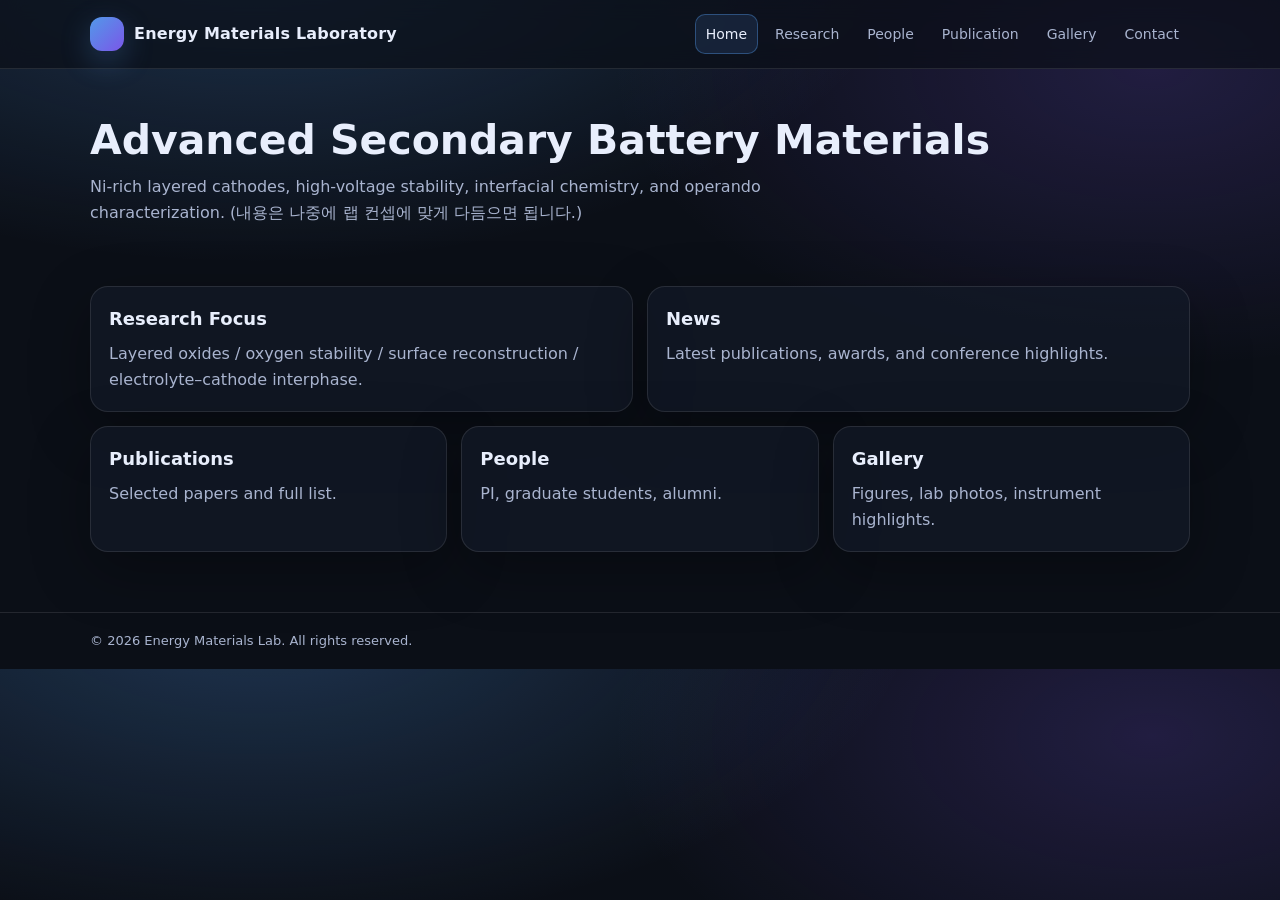
<file: index.html>
<!doctype html>
<html lang="ko">
<head>
  <meta charset="utf-8" />
  <meta name="viewport" content="width=device-width, initial-scale=1" />
  <title>Lab | Home</title>
  <link rel="stylesheet" href="style.css" />
</head>
<body>
  <header>
    <div class="container nav">
      <a class="brand" href="index.html">
        <span class="brand-badge" aria-hidden="true"></span>
        <span>Energy Materials Laboratory</span>
      </a>

      <nav class="menu" aria-label="Primary">
        <a class="active" href="index.html">Home</a>
        <a href="research.html">Research</a>
        <a href="people.html">People</a>
        <a href="publication.html">Publication</a>
        <a href="gallery.html">Gallery</a>
        <a href="contact.html">Contact</a>
      </nav>
    </div>
  </header>

  <main class="container">
    <section class="hero">
      <h1 class="h-title">Advanced Secondary Battery Materials</h1>
      <p class="h-sub">
        Ni-rich layered cathodes, high-voltage stability, interfacial chemistry, and operando characterization.
        (내용은 나중에 랩 컨셉에 맞게 다듬으면 됩니다.)
      </p>
    </section>

    <section class="grid">
      <div class="card span-6">
        <h2>Research Focus</h2>
        <p>Layered oxides / oxygen stability / surface reconstruction / electrolyte–cathode interphase.</p>
      </div>
      <div class="card span-6">
        <h2>News</h2>
        <p>Latest publications, awards, and conference highlights.</p>
      </div>
      <div class="card span-4">
        <h2>Publications</h2>
        <p>Selected papers and full list.</p>
      </div>
      <div class="card span-4">
        <h2>People</h2>
        <p>PI, graduate students, alumni.</p>
      </div>
      <div class="card span-4">
        <h2>Gallery</h2>
        <p>Figures, lab photos, instrument highlights.</p>
      </div>
    </section>
  </main>

  <footer>
    <div class="container">
      © <span id="y"></span> Energy Materials Lab. All rights reserved.
    </div>
  </footer>

  <script>
    document.getElementById('y').textContent = new Date().getFullYear();
  </script>
</body>
</html>
</file>
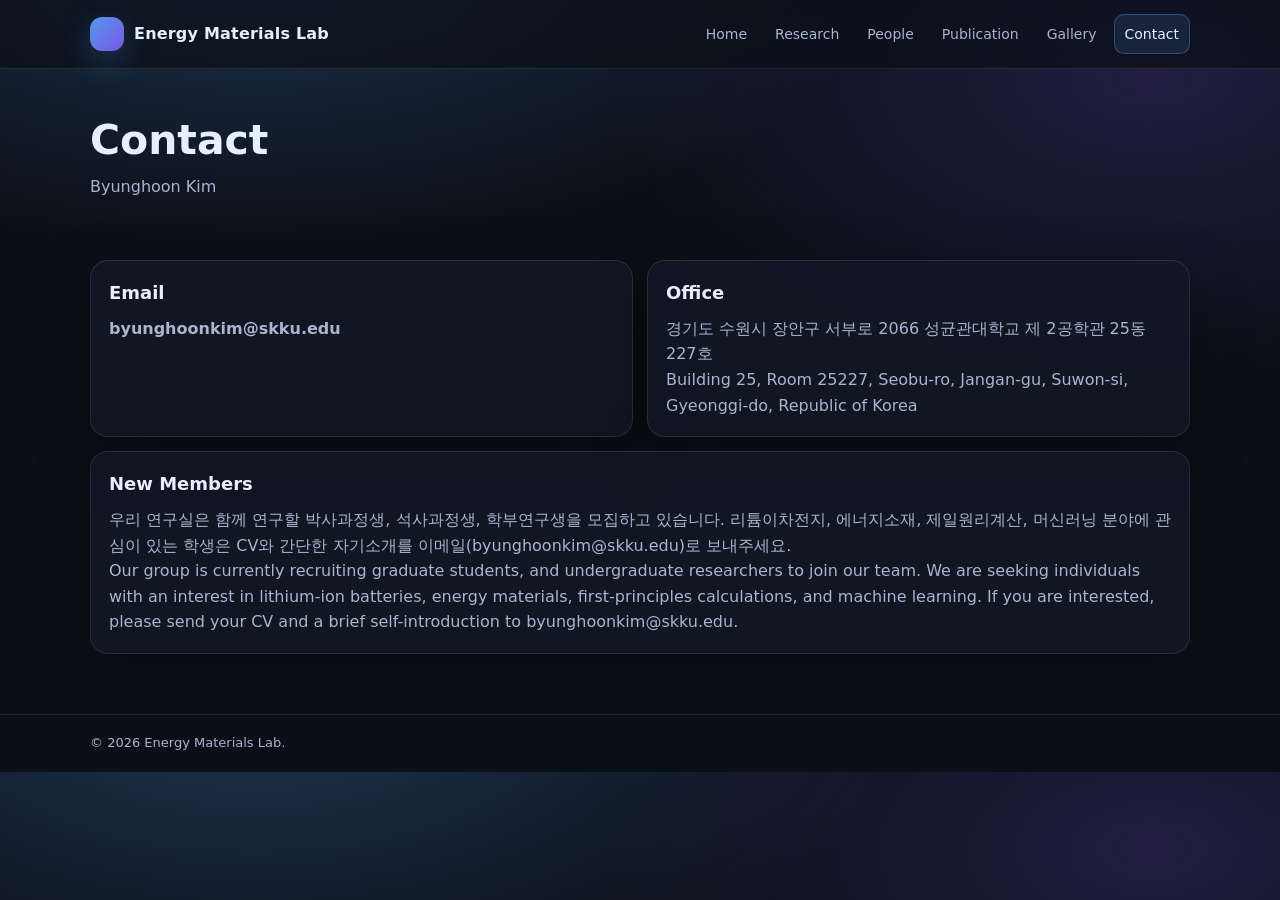
<file: contact.html>
<!doctype html>
<html lang="ko">
<head>
  <meta charset="utf-8" />
  <meta name="viewport" content="width=device-width, initial-scale=1" />
  <title>Lab | Contact</title>
  <link rel="stylesheet" href="style.css" />
</head>
<body>
  <header>
    <div class="container nav">
      <a class="brand" href="index.html">
        <span class="brand-badge" aria-hidden="true"></span>
        <span>Energy Materials Lab</span>
      </a>

      <nav class="menu" aria-label="Primary">
        <a href="index.html">Home</a>
        <a href="research.html">Research</a>
        <a href="people.html">People</a>
        <a href="publication.html">Publication</a>
        <a href="gallery.html">Gallery</a>
        <a class="active" href="contact.html">Contact</a>
      </nav>
    </div>
  </header>

  <main class="container">
    <section class="hero">
      <h1 class="h-title">Contact</h1>
      <p class="h-sub">Byunghoon Kim</p>
    </section>

    <section class="grid">
      <div class="card span-6">
        <h2>Email</h2>
        <p>
          <strong>byunghoonkim@skku.edu</strong><br>
        </p>
      </div>

      <div class="card span-6">
        <h2>Office</h2>
        <p>
          경기도 수원시 장안구 서부로 2066 성균관대학교 제 2공학관 25동 227호<br>
          Building 25, Room  25227, Seobu-ro, Jangan-gu,  Suwon-si, Gyeonggi-do, Republic of Korea
        </p>
      </div>

      <div class="card span-12">
        <h2>New Members</h2>
        <p>
          우리 연구실은 함께 연구할 박사과정생, 석사과정생, 학부연구생을 모집하고 있습니다. 리튬이차전지, 에너지소재, 제일원리계산, 머신러닝 분야에 관심이 있는 학생은 CV와 간단한 자기소개를 이메일(byunghoonkim@skku.edu)로 보내주세요.<br>
Our group is currently recruiting graduate students, and undergraduate researchers to join our team. We are seeking individuals with an interest in lithium-ion batteries, energy materials, first-principles calculations, and machine learning. If you are interested, please send your CV and a brief self-introduction to byunghoonkim@skku.edu. <br>
        </p>
      </div>
    </section>
  </main>

  <footer>
    <div class="container">© <span id="y"></span> Energy Materials Lab.</div>
  </footer>

  <script>
    document.getElementById('y').textContent = new Date().getFullYear();
  </script>
</body>
</html>
</file>
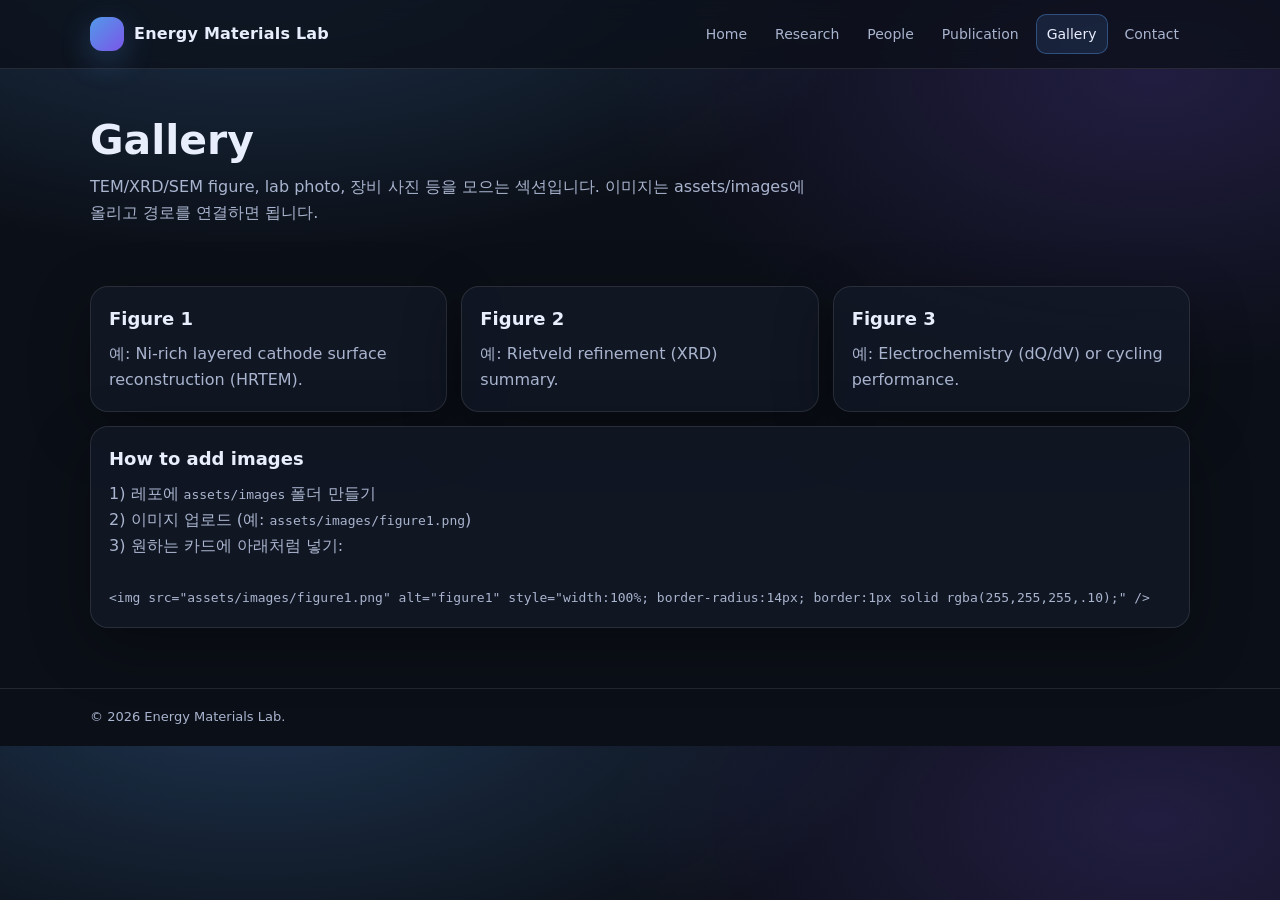
<file: gallery.html>
<!doctype html>
<html lang="ko">
<head>
  <meta charset="utf-8" />
  <meta name="viewport" content="width=device-width, initial-scale=1" />
  <title>Lab | Gallery</title>
  <link rel="stylesheet" href="style.css" />
</head>
<body>
  <header>
    <div class="container nav">
      <a class="brand" href="index.html">
        <span class="brand-badge" aria-hidden="true"></span>
        <span>Energy Materials Lab</span>
      </a>

      <nav class="menu" aria-label="Primary">
        <a href="index.html">Home</a>
        <a href="research.html">Research</a>
        <a href="people.html">People</a>
        <a href="publication.html">Publication</a>
        <a class="active" href="gallery.html">Gallery</a>
        <a href="contact.html">Contact</a>
      </nav>
    </div>
  </header>

  <main class="container">
    <section class="hero">
      <h1 class="h-title">Gallery</h1>
      <p class="h-sub">TEM/XRD/SEM figure, lab photo, 장비 사진 등을 모으는 섹션입니다. 이미지는 assets/images에 올리고 경로를 연결하면 됩니다.</p>
    </section>

    <section class="grid">
      <div class="card span-4">
        <h2>Figure 1</h2>
        <p>예: Ni-rich layered cathode surface reconstruction (HRTEM).</p>
      </div>

      <div class="card span-4">
        <h2>Figure 2</h2>
        <p>예: Rietveld refinement (XRD) summary.</p>
      </div>

      <div class="card span-4">
        <h2>Figure 3</h2>
        <p>예: Electrochemistry (dQ/dV) or cycling performance.</p>
      </div>

      <div class="card span-12">
        <h2>How to add images</h2>
        <p>
          1) 레포에 <code>assets/images</code> 폴더 만들기<br>
          2) 이미지 업로드 (예: <code>assets/images/figure1.png</code>)<br>
          3) 원하는 카드에 아래처럼 넣기:<br><br>
          <code>&lt;img src="assets/images/figure1.png" alt="figure1" style="width:100%; border-radius:14px; border:1px solid rgba(255,255,255,.10);" /&gt;</code>
        </p>
      </div>
    </section>
  </main>

  <footer>
    <div class="container">© <span id="y"></span> Energy Materials Lab.</div>
  </footer>

  <script>
    document.getElementById('y').textContent = new Date().getFullYear();
  </script>
</body>
</html>
</file>
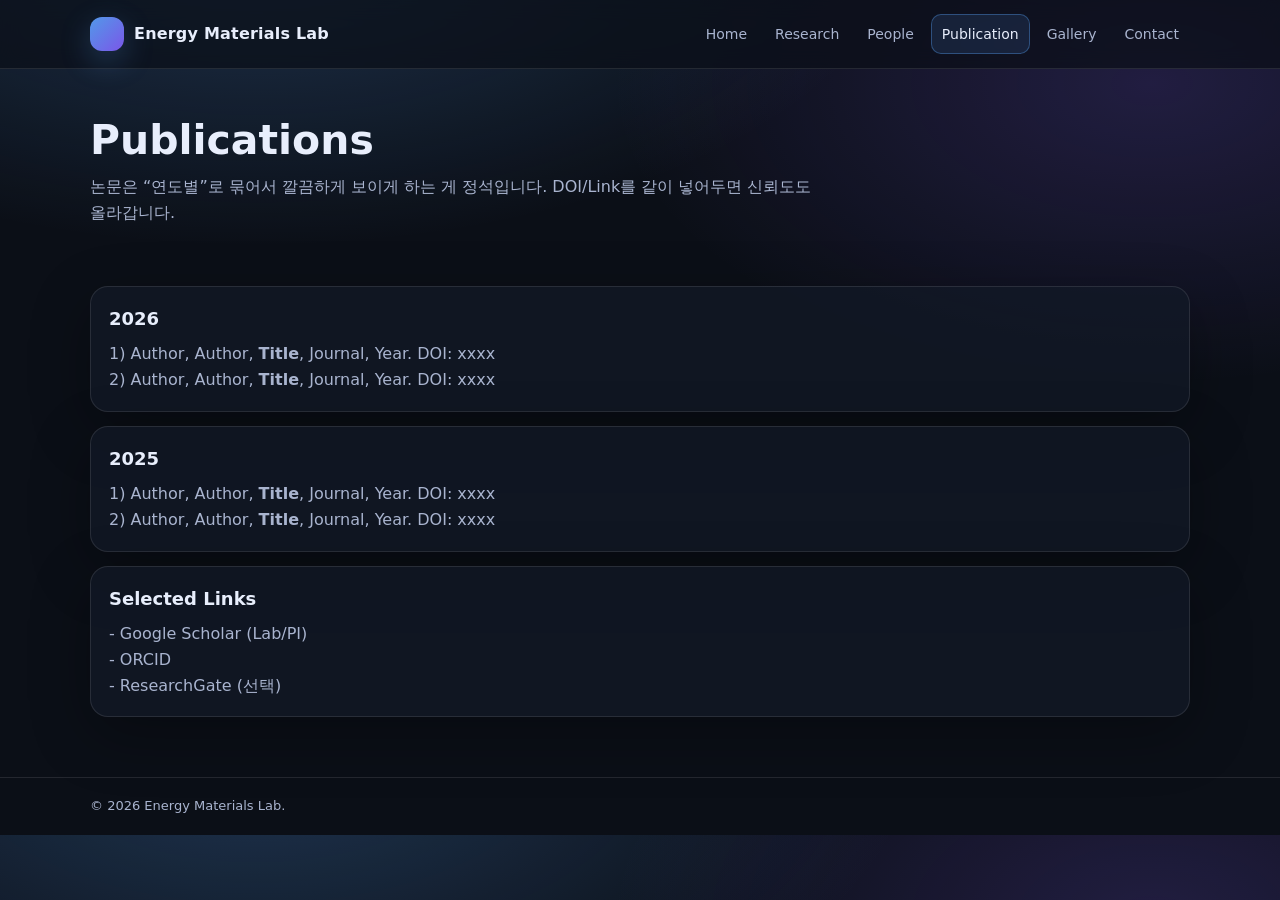
<file: publication.html>
<!doctype html>
<html lang="ko">
<head>
  <meta charset="utf-8" />
  <meta name="viewport" content="width=device-width, initial-scale=1" />
  <title>Lab | Publication</title>
  <link rel="stylesheet" href="style.css" />
</head>
<body>
  <header>
    <div class="container nav">
      <a class="brand" href="index.html">
        <span class="brand-badge" aria-hidden="true"></span>
        <span>Energy Materials Lab</span>
      </a>

      <nav class="menu" aria-label="Primary">
        <a href="index.html">Home</a>
        <a href="research.html">Research</a>
        <a href="people.html">People</a>
        <a class="active" href="publication.html">Publication</a>
        <a href="gallery.html">Gallery</a>
        <a href="contact.html">Contact</a>
      </nav>
    </div>
  </header>

  <main class="container">
    <section class="hero">
      <h1 class="h-title">Publications</h1>
      <p class="h-sub">논문은 “연도별”로 묶어서 깔끔하게 보이게 하는 게 정석입니다. DOI/Link를 같이 넣어두면 신뢰도도 올라갑니다.</p>
    </section>

    <section class="grid">
      <div class="card span-12">
        <h2>2026</h2>
        <p>
          1) Author, Author, <strong>Title</strong>, Journal, Year. DOI: xxxx<br>
          2) Author, Author, <strong>Title</strong>, Journal, Year. DOI: xxxx
        </p>
      </div>

      <div class="card span-12">
        <h2>2025</h2>
        <p>
          1) Author, Author, <strong>Title</strong>, Journal, Year. DOI: xxxx<br>
          2) Author, Author, <strong>Title</strong>, Journal, Year. DOI: xxxx
        </p>
      </div>

      <div class="card span-12">
        <h2>Selected Links</h2>
        <p>
          - Google Scholar (Lab/PI)<br>
          - ORCID<br>
          - ResearchGate (선택)
        </p>
      </div>
    </section>
  </main>

  <footer>
    <div class="container">© <span id="y"></span> Energy Materials Lab.</div>
  </footer>

  <script>
    document.getElementById('y').textContent = new Date().getFullYear();
  </script>
</body>
</html>
</file>
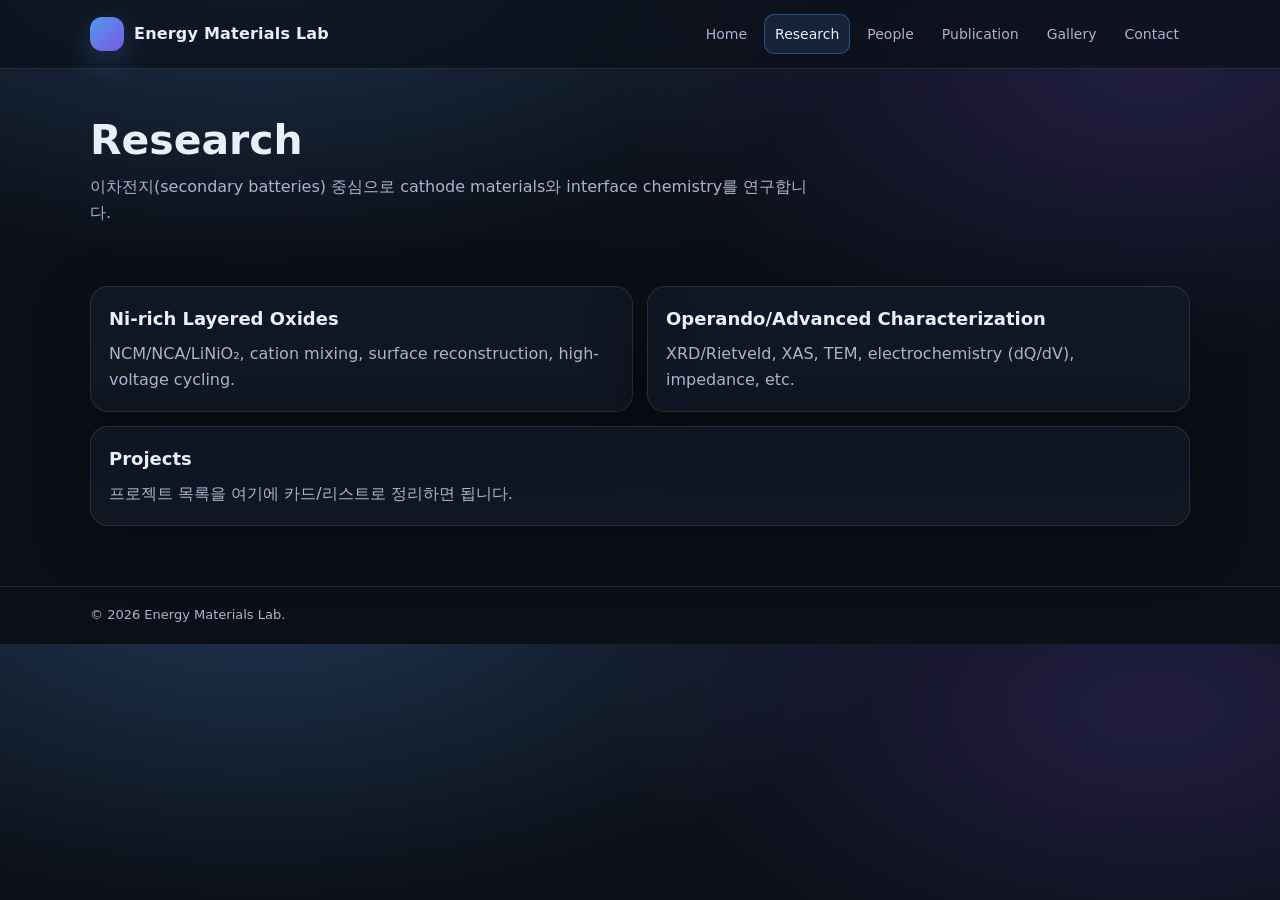
<file: research.html>
<!doctype html>
<html lang="ko">
<head>
  <meta charset="utf-8" />
  <meta name="viewport" content="width=device-width, initial-scale=1" />
  <title>Lab | Research</title>
  <link rel="stylesheet" href="style.css" />
</head>
<body>
  <header>
    <div class="container nav">
      <a class="brand" href="index.html">
        <span class="brand-badge" aria-hidden="true"></span>
        <span>Energy Materials Lab</span>
      </a>

      <nav class="menu" aria-label="Primary">
        <a href="index.html">Home</a>
        <a class="active" href="research.html">Research</a>
        <a href="people.html">People</a>
        <a href="publication.html">Publication</a>
        <a href="gallery.html">Gallery</a>
        <a href="contact.html">Contact</a>
      </nav>
    </div>
  </header>

  <main class="container">
    <section class="hero">
      <h1 class="h-title">Research</h1>
      <p class="h-sub">이차전지(secondary batteries) 중심으로 cathode materials와 interface chemistry를 연구합니다.</p>
    </section>

    <section class="grid">
      <div class="card span-6">
        <h2>Ni-rich Layered Oxides</h2>
        <p>NCM/NCA/LiNiO₂, cation mixing, surface reconstruction, high-voltage cycling.</p>
      </div>
      <div class="card span-6">
        <h2>Operando/Advanced Characterization</h2>
        <p>XRD/Rietveld, XAS, TEM, electrochemistry (dQ/dV), impedance, etc.</p>
      </div>
      <div class="card span-12">
        <h2>Projects</h2>
        <p>프로젝트 목록을 여기에 카드/리스트로 정리하면 됩니다.</p>
      </div>
    </section>
  </main>

  <footer><div class="container">© <span id="y"></span> Energy Materials Lab.</div></footer>
  <script>document.getElementById('y').textContent = new Date().getFullYear();</script>
</body>
</html>
</file>
<file: style.css>
:root{
  --bg:#0b0f17;
  --panel:#121a27;
  --text:#e8eefc;
  --muted:#a9b4cf;
  --accent:#5aa7ff;
  --border:rgba(255,255,255,.10);
}

*{ box-sizing:border-box; }
html,body{ margin:0; padding:0; }
body{
  font-family: ui-sans-serif, system-ui, -apple-system, "Segoe UI", Roboto, Arial, "Noto Sans KR", sans-serif;
  background: radial-gradient(1200px 600px at 20% -10%, rgba(90,167,255,.25), transparent 55%),
              radial-gradient(900px 500px at 90% 10%, rgba(135,94,255,.18), transparent 60%),
              var(--bg);
  color:var(--text);
  line-height:1.6;
}

.container{
  width:min(1100px, 92vw);
  margin:0 auto;
}

header{
  position:sticky;
  top:0;
  backdrop-filter: blur(10px);
  background: rgba(11,15,23,.70);
  border-bottom: 1px solid var(--border);
  z-index:10;
}

.nav{
  display:flex;
  align-items:center;
  justify-content:space-between;
  padding:14px 0;
  gap:18px;
}

.brand{
  display:flex;
  align-items:center;
  gap:10px;
  text-decoration:none;
  color:var(--text);
  font-weight:700;
  letter-spacing:.2px;
}

.brand-badge{
  width:34px;
  height:34px;
  border-radius:12px;
  background: linear-gradient(135deg, rgba(90,167,255,.9), rgba(135,94,255,.9));
  box-shadow: 0 10px 30px rgba(90,167,255,.25);
}

.menu{
  display:flex;
  flex-wrap:wrap;
  gap:6px;
  align-items:center;
}

.menu a{
  color:var(--muted);
  text-decoration:none;
  padding:8px 10px;
  border-radius:10px;
  transition: .18s ease;
  border:1px solid transparent;
  font-size:14px;
}

.menu a:hover{
  color:var(--text);
  background: rgba(255,255,255,.06);
  border-color: rgba(255,255,255,.10);
}

.menu a.active{
  color:var(--text);
  background: rgba(90,167,255,.12);
  border-color: rgba(90,167,255,.35);
}

.hero{
  padding:48px 0 28px;
}

.h-title{
  font-size: clamp(28px, 3.2vw, 44px);
  line-height:1.15;
  margin: 0 0 10px;
}

.h-sub{
  color:var(--muted);
  margin:0 0 18px;
  max-width: 72ch;
}

.grid{
  display:grid;
  grid-template-columns: repeat(12, 1fr);
  gap:14px;
  padding: 14px 0 60px;
}

.card{
  grid-column: span 12;
  background: rgba(18,26,39,.72);
  border:1px solid var(--border);
  border-radius:18px;
  padding:18px;
  box-shadow: 0 18px 60px rgba(0,0,0,.30);
}

@media (min-width: 900px){
  .card.span-6{ grid-column: span 6; }
  .card.span-4{ grid-column: span 4; }
}

.card h2{
  margin:0 0 8px;
  font-size:18px;
}

.card p{
  margin:0;
  color:var(--muted);
}

footer{
  border-top:1px solid var(--border);
  color:var(--muted);
  padding:18px 0;
  font-size:13px;
}
.people-grid{
  display:grid;
  grid-template-columns: repeat(12, 1fr);
  gap:14px;
  padding: 14px 0 60px;
}

.person-card{
  grid-column: span 12;
  display:flex;
  gap:14px;
  align-items:center;
  padding:14px;
  border-radius:18px;
  border:1px solid var(--border);
  background: rgba(18,26,39,.72);
  text-decoration:none;
  color: var(--text);
  transition: .18s ease;
}

.person-card:hover{
  transform: translateY(-2px);
  border-color: rgba(90,167,255,.35);
  box-shadow: 0 18px 60px rgba(0,0,0,.35);
}

.person-photo{
  width:72px;
  height:72px;
  border-radius:18px;
  object-fit: cover;
  border:1px solid rgba(255,255,255,.10);
}

.person-meta{
  display:flex;
  flex-direction:column;
  gap:4px;
}

.person-name{
  font-weight:700;
}

.person-role{
  color: var(--muted);
  font-size: 14px;
}

.person-tags{
  color: var(--muted);
  font-size: 13px;
}

@media (min-width: 900px){
  .person-card{ grid-column: span 6; }
}
</file>
